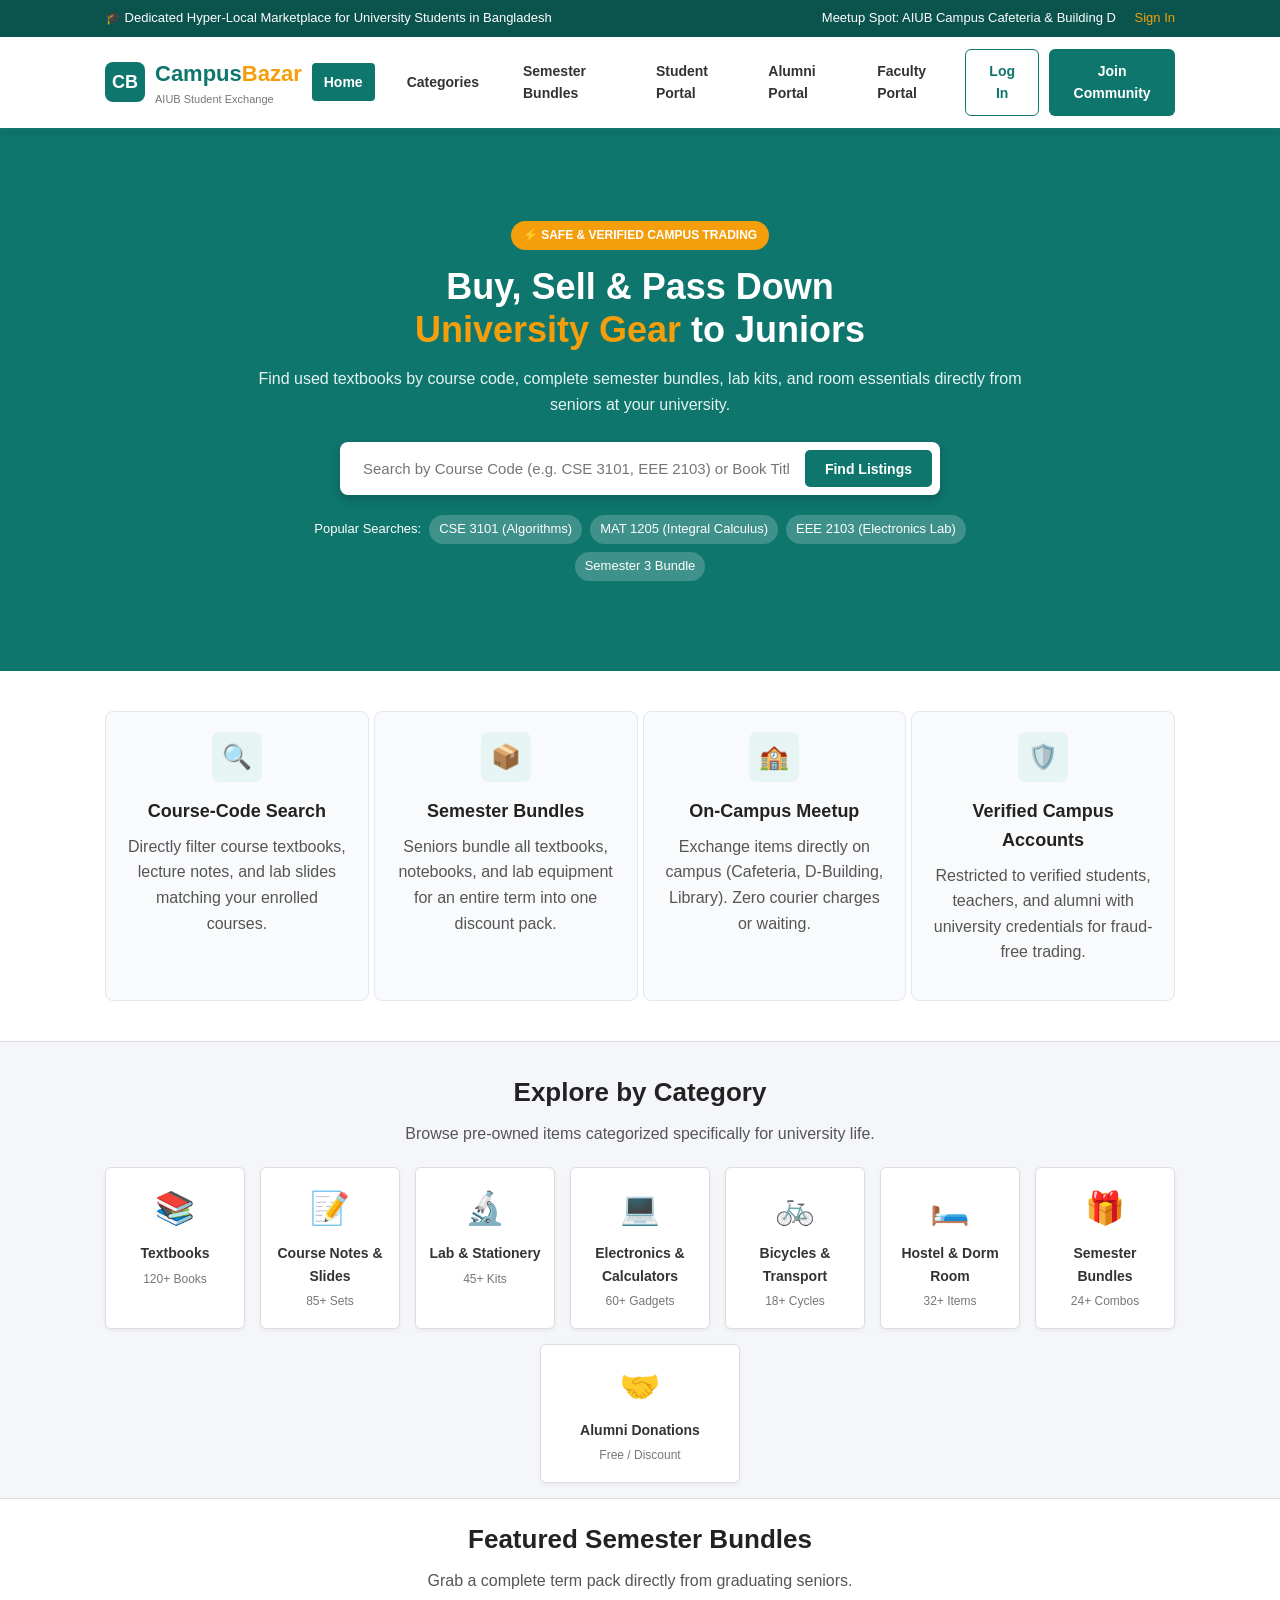
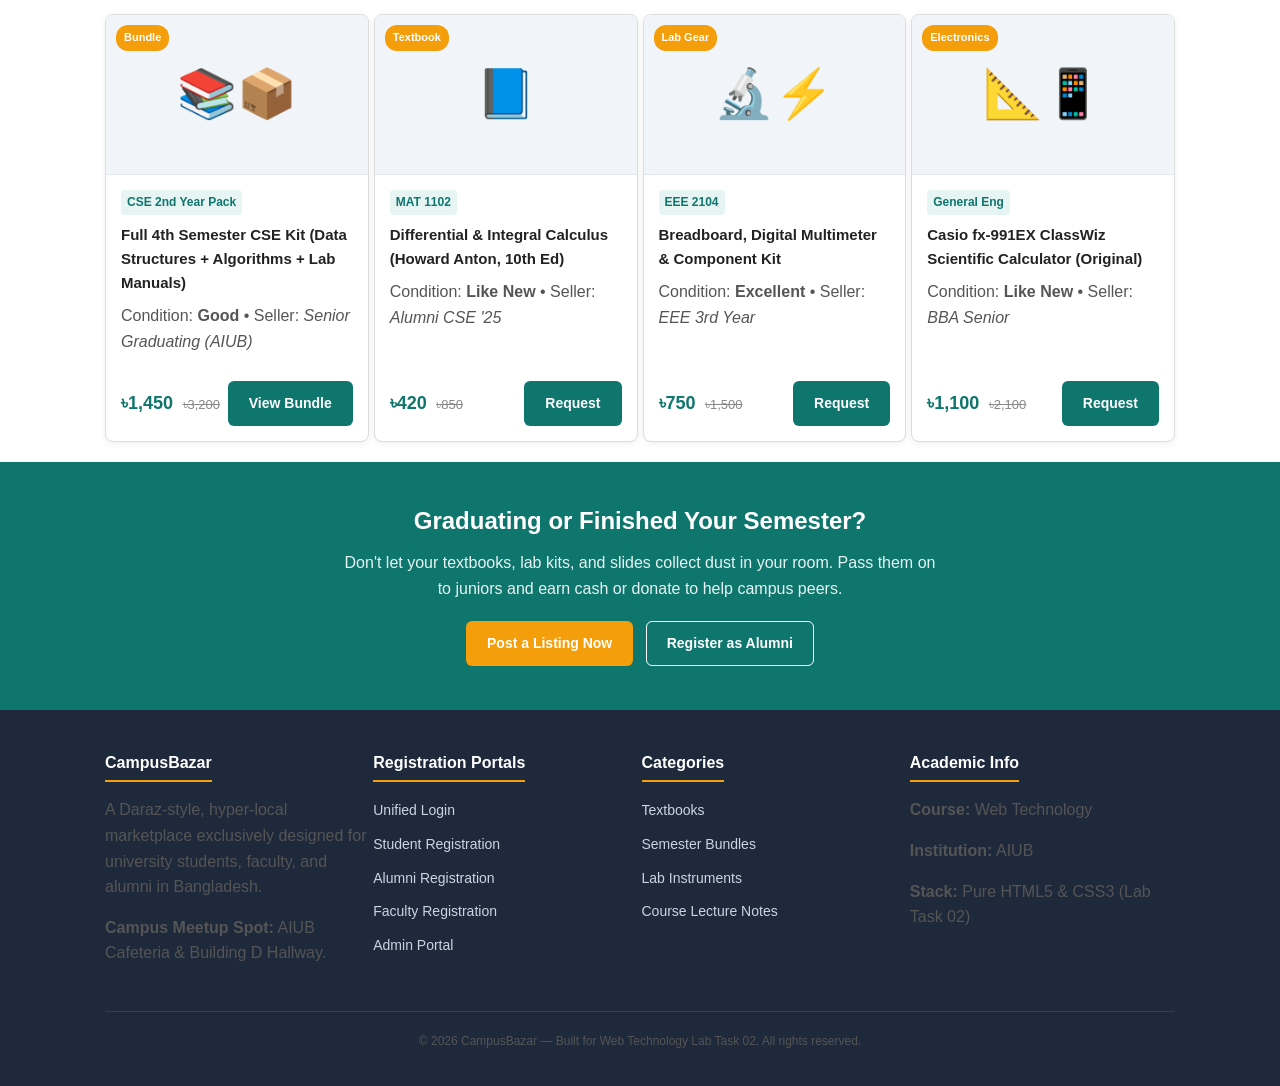
<file: index.html>
<!DOCTYPE html>
<html lang="en">
<head>
  <meta charset="UTF-8">
  <meta name="viewport" content="width=device-width, initial-scale=1.0">
  <title>CampusBazar — AIUB University Student Marketplace</title>
    <link rel="stylesheet" href="css/base.css">
  <link rel="stylesheet" href="css/navbar.css">
  <link rel="stylesheet" href="css/home/home.css">
</head>
<body>

  <!-- Top Announcement Bar -->
  <div class="top-header">
    <div class="container">
      <span>🎓 Dedicated Hyper-Local Marketplace for University Students in Bangladesh</span>
      <div>
        <span>Meetup Spot: AIUB Campus Cafeteria &amp; Building D</span>
        <a href="login.html">Sign In</a>
      </div>
    </div>
  </div>

    <header class="main-header">
    <div class="navbar-container">
            <a href="index.html" class="brand-logo">
        <div class="brand-icon">CB</div>
        <div class="brand-text">
          <div class="brand-title">Campus<span>Bazar</span></div>
          <div class="brand-subtitle">AIUB Student Exchange</div>
        </div>
      </a>

            <nav>
        <ul class="nav-menu">
          <li class="nav-item"><a href="index.html" class="nav-link active">Home</a></li>
          <li class="nav-item"><a href="#categories" class="nav-link">Categories</a></li>
          <li class="nav-item"><a href="#bundles" class="nav-link">Semester Bundles</a></li>
          <li class="nav-item"><a href="student_registration.html" class="nav-link">Student Portal</a></li>
          <li class="nav-item"><a href="alumni_registration.html" class="nav-link">Alumni Portal</a></li>
          <li class="nav-item"><a href="teacher.html" class="nav-link">Faculty Portal</a></li>
        </ul>
      </nav>

      <!-- Navigation Action Buttons -->
      <div class="nav-actions">
        <a href="login.html" class="btn btn-outline">Log In</a>
        <a href="alumni_registration.html" class="btn btn-primary">Join Community</a>
      </div>
    </div>
  </header>

  <main>
    <!-- Hero Section with Course Code Search -->
    <section class="hero-section">
      <div class="container hero-content">
        <div class="hero-badge">⚡ Safe &amp; Verified Campus Trading</div>
        <h1 class="hero-title">Buy, Sell &amp; Pass Down <br><span>University Gear</span> to Juniors</h1>
        <p class="hero-subtitle">Find used textbooks by course code, complete semester bundles, lab kits, and room essentials directly from seniors at your university.</p>
        
                <form class="hero-search-wrapper" action="login.html" method="get">
          <input type="text" class="hero-search-input" placeholder="Search by Course Code (e.g. CSE 3101, EEE 2103) or Book Title..." required>
          <button type="submit" class="hero-search-btn">Find Listings</button>
        </form>

        <div class="hero-quick-tags">
          <span>Popular Searches:</span>
          <a href="#" class="quick-tag">CSE 3101 (Algorithms)</a>
          <a href="#" class="quick-tag">MAT 1205 (Integral Calculus)</a>
          <a href="#" class="quick-tag">EEE 2103 (Electronics Lab)</a>
          <a href="#" class="quick-tag">Semester 3 Bundle</a>
        </div>
      </div>
    </section>

        <section class="features-section" id="how-it-works">
      <div class="container">
        <div class="features-grid">
          <div class="feature-card">
            <div class="feature-icon-box">🔍</div>
            <h3>Course-Code Search</h3>
            <p>Directly filter course textbooks, lecture notes, and lab slides matching your enrolled courses.</p>
          </div>

          <div class="feature-card">
            <div class="feature-icon-box">📦</div>
            <h3>Semester Bundles</h3>
            <p>Seniors bundle all textbooks, notebooks, and lab equipment for an entire term into one discount pack.</p>
          </div>

          <div class="feature-card">
            <div class="feature-icon-box">🏫</div>
            <h3>On-Campus Meetup</h3>
            <p>Exchange items directly on campus (Cafeteria, D-Building, Library). Zero courier charges or waiting.</p>
          </div>

          <div class="feature-card">
            <div class="feature-icon-box">🛡️</div>
            <h3>Verified Campus Accounts</h3>
            <p>Restricted to verified students, teachers, and alumni with university credentials for fraud-free trading.</p>
          </div>
        </div>
      </div>
    </section>

    <!-- Categories Section -->
    <section class="categories-section" id="categories">
      <div class="container">
        <div class="section-header">
          <h2 class="section-title">Explore by Category</h2>
          <p>Browse pre-owned items categorized specifically for university life.</p>
        </div>

        <div class="category-grid">
          <a href="#" class="category-item">
            <span class="category-icon">📚</span>
            <span class="category-name">Textbooks</span>
            <span class="category-count">120+ Books</span>
          </a>
          <a href="#" class="category-item">
            <span class="category-icon">📝</span>
            <span class="category-name">Course Notes &amp; Slides</span>
            <span class="category-count">85+ Sets</span>
          </a>
          <a href="#" class="category-item">
            <span class="category-icon">🔬</span>
            <span class="category-name">Lab &amp; Stationery</span>
            <span class="category-count">45+ Kits</span>
          </a>
          <a href="#" class="category-item">
            <span class="category-icon">💻</span>
            <span class="category-name">Electronics &amp; Calculators</span>
            <span class="category-count">60+ Gadgets</span>
          </a>
          <a href="#" class="category-item">
            <span class="category-icon">🚲</span>
            <span class="category-name">Bicycles &amp; Transport</span>
            <span class="category-count">18+ Cycles</span>
          </a>
          <a href="#" class="category-item">
            <span class="category-icon">🛏️</span>
            <span class="category-name">Hostel &amp; Dorm Room</span>
            <span class="category-count">32+ Items</span>
          </a>
          <a href="#" class="category-item">
            <span class="category-icon">🎁</span>
            <span class="category-name">Semester Bundles</span>
            <span class="category-count">24+ Combos</span>
          </a>
          <a href="#" class="category-item">
            <span class="category-icon">🤝</span>
            <span class="category-name">Alumni Donations</span>
            <span class="category-count">Free / Discount</span>
          </a>
        </div>
      </div>
    </section>

        <section class="listings-section" id="bundles">
      <div class="container">
        <div class="section-header">
          <h2 class="section-title">Featured Semester Bundles</h2>
          <p>Grab a complete term pack directly from graduating seniors.</p>
        </div>

        <div class="listings-grid">
                    <article class="product-card">
            <span class="product-badge-corner">Bundle</span>
            <div class="product-image-container">📚📦</div>
            <div class="product-details">
              <span class="product-course">CSE 2nd Year Pack</span>
              <h3 class="product-title">Full 4th Semester CSE Kit (Data Structures + Algorithms + Lab Manuals)</h3>
              <p>Condition: <strong>Good</strong> • Seller: <em>Senior Graduating (AIUB)</em></p>
              <div class="product-price-row">
                <div>
                  <span class="product-price">৳1,450</span>
                  <span class="product-original-price">৳3,200</span>
                </div>
                <a href="login.html" class="btn btn-primary">View Bundle</a>
              </div>
            </div>
          </article>

                    <article class="product-card">
            <span class="product-badge-corner">Textbook</span>
            <div class="product-image-container">📘</div>
            <div class="product-details">
              <span class="product-course">MAT 1102</span>
              <h3 class="product-title">Differential &amp; Integral Calculus (Howard Anton, 10th Ed)</h3>
              <p>Condition: <strong>Like New</strong> • Seller: <em>Alumni CSE '25</em></p>
              <div class="product-price-row">
                <div>
                  <span class="product-price">৳420</span>
                  <span class="product-original-price">৳850</span>
                </div>
                <a href="login.html" class="btn btn-primary">Request</a>
              </div>
            </div>
          </article>

                    <article class="product-card">
            <span class="product-badge-corner">Lab Gear</span>
            <div class="product-image-container">🔬⚡</div>
            <div class="product-details">
              <span class="product-course">EEE 2104</span>
              <h3 class="product-title">Breadboard, Digital Multimeter &amp; Component Kit</h3>
              <p>Condition: <strong>Excellent</strong> • Seller: <em>EEE 3rd Year</em></p>
              <div class="product-price-row">
                <div>
                  <span class="product-price">৳750</span>
                  <span class="product-original-price">৳1,500</span>
                </div>
                <a href="login.html" class="btn btn-primary">Request</a>
              </div>
            </div>
          </article>

                    <article class="product-card">
            <span class="product-badge-corner">Electronics</span>
            <div class="product-image-container">📐📱</div>
            <div class="product-details">
              <span class="product-course">General Eng</span>
              <h3 class="product-title">Casio fx-991EX ClassWiz Scientific Calculator (Original)</h3>
              <p>Condition: <strong>Like New</strong> • Seller: <em>BBA Senior</em></p>
              <div class="product-price-row">
                <div>
                  <span class="product-price">৳1,100</span>
                  <span class="product-original-price">৳2,100</span>
                </div>
                <a href="login.html" class="btn btn-primary">Request</a>
              </div>
            </div>
          </article>
        </div>
      </div>
    </section>

        <section class="cta-banner">
      <div class="container">
        <h2>Graduating or Finished Your Semester?</h2>
        <p>Don't let your textbooks, lab kits, and slides collect dust in your room. Pass them on to juniors and earn cash or donate to help campus peers.</p>
        <div>
          <a href="login.html" class="btn btn-accent">Post a Listing Now</a>
          <a href="alumni_registration.html" class="btn btn-outline" style="color: #ffffff; border-color: #ffffff; margin-left: 0.5rem;">Register as Alumni</a>
        </div>
      </div>
    </section>
  </main>

  <!-- Footer -->
  <footer class="main-footer">
    <div class="container">
      <div class="footer-grid">
        <div class="footer-col">
          <h4>CampusBazar</h4>
          <p>A Daraz-style, hyper-local marketplace exclusively designed for university students, faculty, and alumni in Bangladesh.</p>
          <p><strong>Campus Meetup Spot:</strong> AIUB Cafeteria &amp; Building D Hallway.</p>
        </div>
        <div class="footer-col">
          <h4>Registration Portals</h4>
          <ul class="footer-links">
            <li><a href="login.html">Unified Login</a></li>
            <li><a href="student_registration.html">Student Registration</a></li>
            <li><a href="alumni_registration.html">Alumni Registration</a></li>
            <li><a href="teacher.html">Faculty Registration</a></li>
            <li><a href="admin.html">Admin Portal</a></li>
          </ul>
        </div>
        <div class="footer-col">
          <h4>Categories</h4>
          <ul class="footer-links">
            <li><a href="#categories">Textbooks</a></li>
            <li><a href="#categories">Semester Bundles</a></li>
            <li><a href="#categories">Lab Instruments</a></li>
            <li><a href="#categories">Course Lecture Notes</a></li>
          </ul>
        </div>
        <div class="footer-col">
          <h4>Academic Info</h4>
          <p><strong>Course:</strong> Web Technology</p>
          <p><strong>Institution:</strong> AIUB</p>
          <p><strong>Stack:</strong> Pure HTML5 &amp; CSS3 (Lab Task 02)</p>
        </div>
      </div>

      <div class="footer-bottom">
        <p>&copy; 2026 CampusBazar — Built for Web Technology Lab Task 02. All rights reserved.</p>
      </div>
    </div>
  </footer>

</body>
</html>
</file>
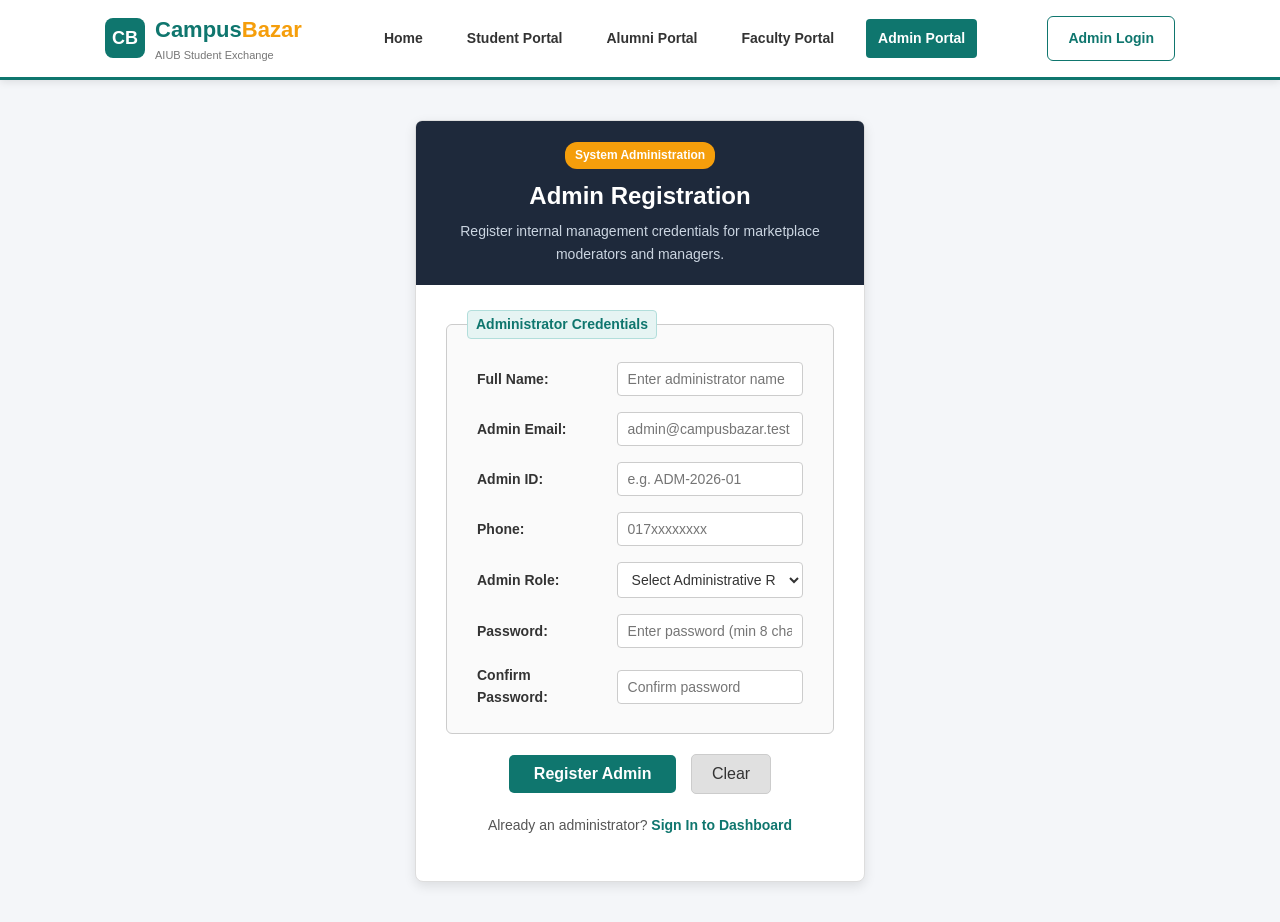
<file: admin.html>
<!DOCTYPE html>
<html lang="en">
<head>
  <meta charset="UTF-8">
  <meta name="viewport" content="width=device-width, initial-scale=1.0">
  <title>CampusBazar — Admin Registration</title>
    <link rel="stylesheet" href="css/base.css">
  <link rel="stylesheet" href="css/navbar.css">
  <link rel="stylesheet" href="css/forms.css">
  <link rel="stylesheet" href="css/admin/admin.css">
</head>
<body>

  <!-- Navigation Header -->
  <header class="main-header">
    <div class="navbar-container">
      <a href="index.html" class="brand-logo">
        <div class="brand-icon">CB</div>
        <div class="brand-text">
          <div class="brand-title">Campus<span>Bazar</span></div>
          <div class="brand-subtitle">AIUB Student Exchange</div>
        </div>
      </a>

      <nav>
        <ul class="nav-menu">
          <li class="nav-item"><a href="index.html" class="nav-link">Home</a></li>
          <li class="nav-item"><a href="student_registration.html" class="nav-link">Student Portal</a></li>
          <li class="nav-item"><a href="alumni_registration.html" class="nav-link">Alumni Portal</a></li>
          <li class="nav-item"><a href="teacher.html" class="nav-link">Faculty Portal</a></li>
          <li class="nav-item"><a href="admin.html" class="nav-link active">Admin Portal</a></li>
        </ul>
      </nav>

      <div class="nav-actions">
        <a href="login.html" class="btn btn-outline">Admin Login</a>
      </div>
    </div>
  </header>

  <main class="auth-page">
    <div class="form-container form-container-narrow">
      <div class="admin-header-banner">
        <span class="admin-badge">System Administration</span>
        <h2>Admin Registration</h2>
        <p>Register internal management credentials for marketplace moderators and managers.</p>
      </div>

      <form action="" method="post" id="adminForm">
        <fieldset>
          <legend>Administrator Credentials</legend>
          <table class="form-table">
            <tr>
              <td><label for="name">Full Name:</label></td>
              <td><input type="text" id="name" name="name" placeholder="Enter administrator name" required></td>
            </tr>

            <tr>
              <td><label for="email">Admin Email:</label></td>
              <td><input type="email" id="email" name="email" placeholder="admin@campusbazar.test" required></td>
            </tr>

            <tr>
              <td><label for="adminid">Admin ID:</label></td>
              <td><input type="text" id="adminid" name="adminid" placeholder="e.g. ADM-2026-01" required></td>
            </tr>

            <tr>
              <td><label for="phone">Phone:</label></td>
              <td><input type="tel" id="phone" name="phone" placeholder="017xxxxxxxx" required></td>
            </tr>

            <tr>
              <td><label for="role">Admin Role:</label></td>
              <td>
                <select id="role" name="role" required>
                  <option value="">Select Administrative Role</option>
                  <option value="Super Admin">Super Admin (Full Access)</option>
                  <option value="Product Manager">Product &amp; Listing Moderator</option>
                  <option value="Order Manager">Order &amp; Dispute Manager</option>
                </select>
              </td>
            </tr>

            <tr>
              <td><label for="password">Password:</label></td>
              <td><input type="password" id="password" name="password" placeholder="Enter password (min 8 chars)" minlength="8" required></td>
            </tr>

            <tr>
              <td><label for="confirm">Confirm Password:</label></td>
              <td><input type="password" id="confirm" name="confirm" placeholder="Confirm password" minlength="8" required></td>
            </tr>
          </table>
        </fieldset>

        <div class="form-actions">
          <input type="submit" value="Register Admin" class="btn-submit">
          <input type="reset" value="Clear" class="btn-reset">
        </div>

        <div class="form-footer-nav">
          <p>Already an administrator? <a href="login.html">Sign In to Dashboard</a></p>
        </div>
      </form>
    </div>
  </main>

  <script src="js/admin.js"></script>
</body>
</html>
</file>
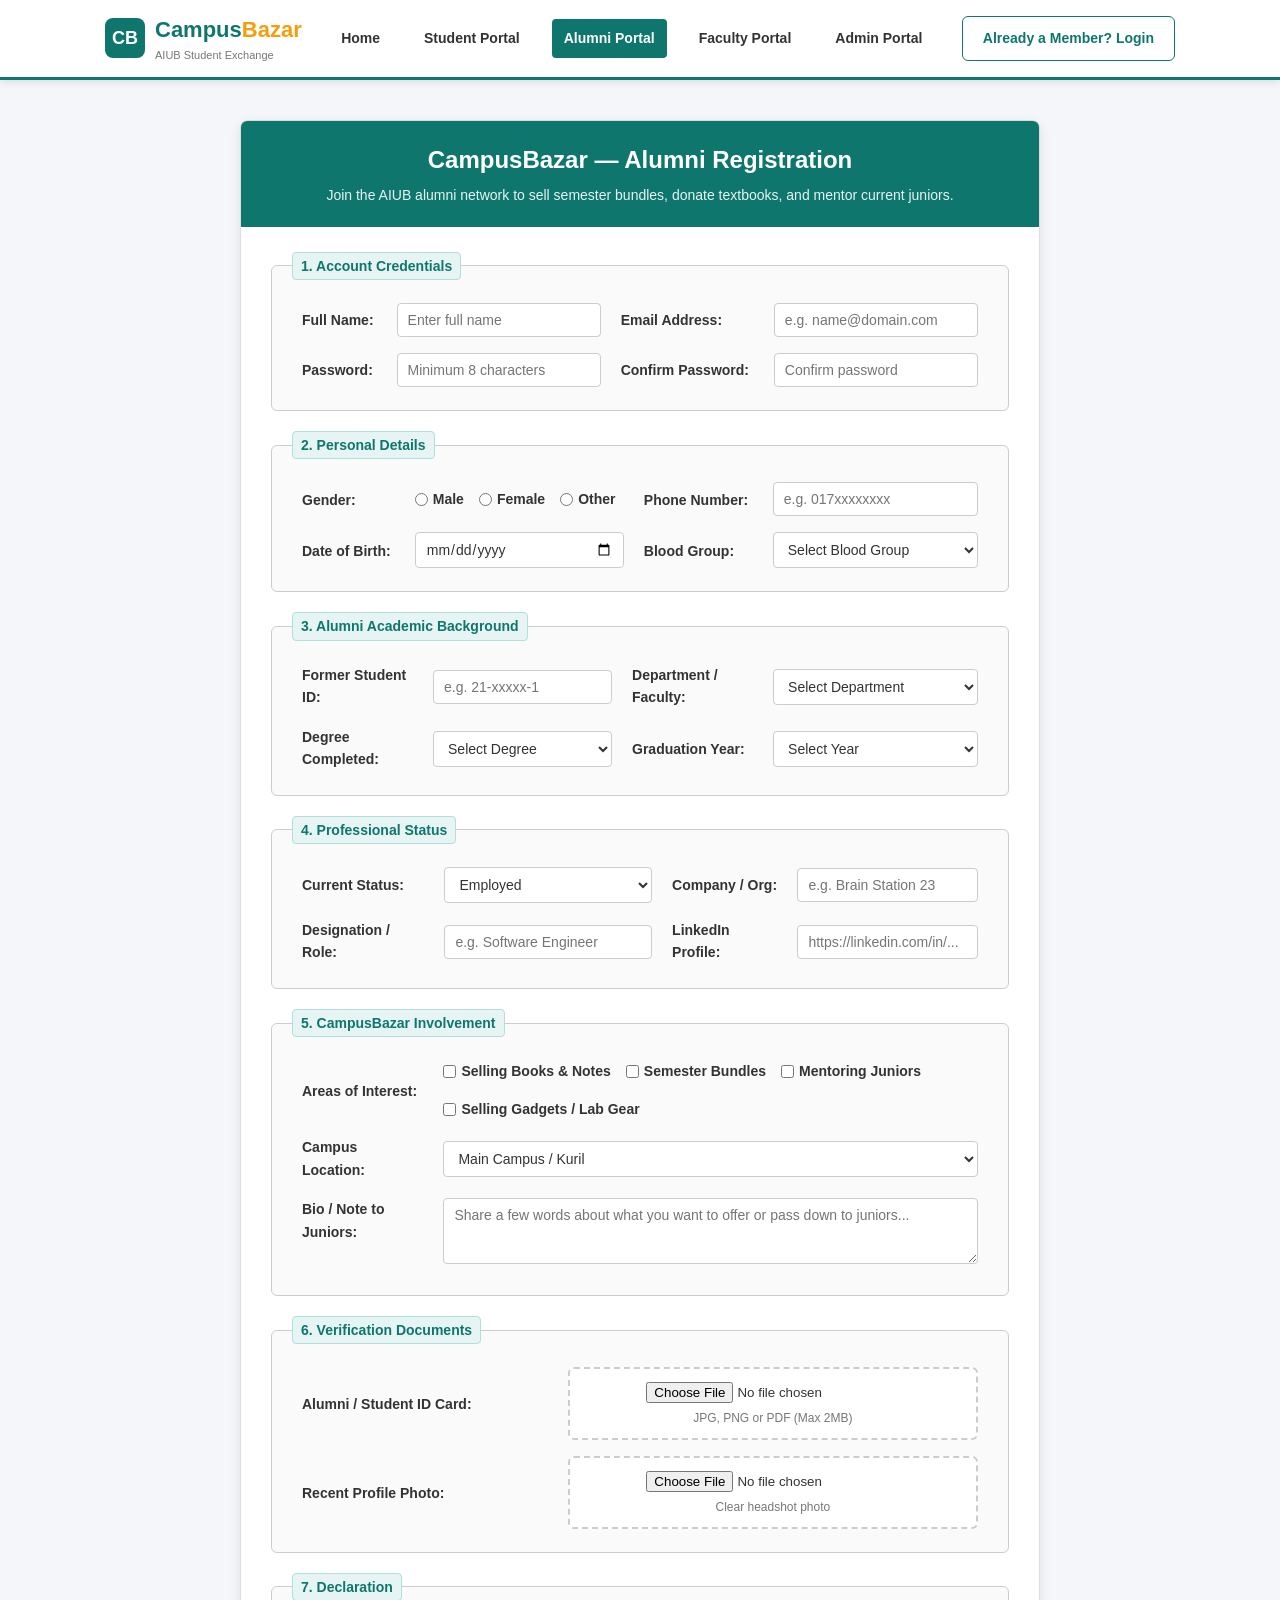
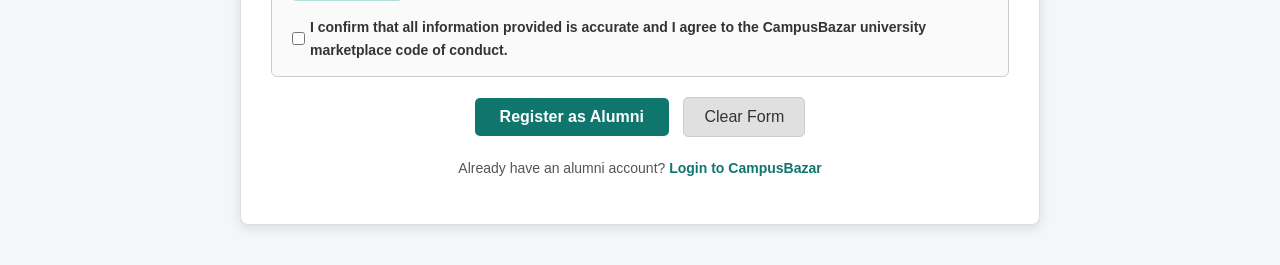
<file: alumni_registration.html>
<!DOCTYPE html>
<html lang="en">
<head>
  <meta charset="UTF-8">
  <meta name="viewport" content="width=device-width, initial-scale=1.0">
  <title>CampusBazar — Alumni Registration</title>
    <link rel="stylesheet" href="css/base.css">
  <link rel="stylesheet" href="css/navbar.css">
  <link rel="stylesheet" href="css/forms.css">
  <link rel="stylesheet" href="css/alumni/alumni.css">
</head>
<body>

  <!-- Navigation Header -->
  <header class="main-header">
    <div class="navbar-container">
      <a href="index.html" class="brand-logo">
        <div class="brand-icon">CB</div>
        <div class="brand-text">
          <div class="brand-title">Campus<span>Bazar</span></div>
          <div class="brand-subtitle">AIUB Student Exchange</div>
        </div>
      </a>

      <nav>
        <ul class="nav-menu">
          <li class="nav-item"><a href="index.html" class="nav-link">Home</a></li>
          <li class="nav-item"><a href="student_registration.html" class="nav-link">Student Portal</a></li>
          <li class="nav-item"><a href="alumni_registration.html" class="nav-link active">Alumni Portal</a></li>
          <li class="nav-item"><a href="teacher.html" class="nav-link">Faculty Portal</a></li>
          <li class="nav-item"><a href="admin.html" class="nav-link">Admin Portal</a></li>
        </ul>
      </nav>

      <div class="nav-actions">
        <a href="login.html" class="btn btn-outline">Already a Member? Login</a>
      </div>
    </div>
  </header>

  <main class="auth-page">
    <div class="form-container">
      <div class="alumni-header-banner">
        <h2>CampusBazar — Alumni Registration</h2>
        <p>Join the AIUB alumni network to sell semester bundles, donate textbooks, and mentor current juniors.</p>
      </div>

      <form action="" method="post" enctype="multipart/form-data" id="alumniForm">
        <!-- 1. Account Credentials -->
        <fieldset>
          <legend>1. Account Credentials</legend>
          <table class="form-table">
            <tr>
              <td><label for="fullname">Full Name:</label></td>
              <td><input type="text" name="fullname" id="fullname" placeholder="Enter full name" required></td>
              <td><label for="email">Email Address:</label></td>
              <td><input type="email" name="email" id="email" placeholder="e.g. name@domain.com" required></td>
            </tr>
            <tr>
              <td><label for="password">Password:</label></td>
              <td><input type="password" name="password" id="password" placeholder="Minimum 8 characters" required></td>
              <td><label for="confirm_password">Confirm Password:</label></td>
              <td><input type="password" name="confirm_password" id="confirm_password" placeholder="Confirm password" required></td>
            </tr>
          </table>
        </fieldset>

        <!-- 2. Personal Details -->
        <fieldset>
          <legend>2. Personal Details</legend>
          <table class="form-table">
            <tr>
              <td><label>Gender:</label></td>
              <td>
                <div class="radio-group">
                  <div class="radio-item">
                    <input type="radio" name="gender" id="male" value="Male">
                    <label for="male">Male</label>
                  </div>
                  <div class="radio-item">
                    <input type="radio" name="gender" id="female" value="Female">
                    <label for="female">Female</label>
                  </div>
                  <div class="radio-item">
                    <input type="radio" name="gender" id="other" value="Other">
                    <label for="other">Other</label>
                  </div>
                </div>
              </td>
              <td><label for="phone">Phone Number:</label></td>
              <td><input type="tel" name="phone" id="phone" placeholder="e.g. 017xxxxxxxx" required></td>
            </tr>
            <tr>
              <td><label for="dob">Date of Birth:</label></td>
              <td><input type="date" name="dob" id="dob"></td>
              <td><label for="blood_group">Blood Group:</label></td>
              <td>
                <select name="blood_group" id="blood_group">
                  <option value="">Select Blood Group</option>
                  <option value="A+">A+</option>
                  <option value="A-">A-</option>
                  <option value="B+">B+</option>
                  <option value="B-">B-</option>
                  <option value="O+">O+</option>
                  <option value="O-">O-</option>
                  <option value="AB+">AB+</option>
                  <option value="AB-">AB-</option>
                </select>
              </td>
            </tr>
          </table>
        </fieldset>

        <!-- 3. Academic / Alumni Information -->
        <fieldset>
          <legend>3. Alumni Academic Background</legend>
          <table class="form-table">
            <tr>
              <td><label for="student_id">Former Student ID:</label></td>
              <td><input type="text" name="student_id" id="student_id" placeholder="e.g. 21-xxxxx-1" required></td>
              <td><label for="department">Department / Faculty:</label></td>
              <td>
                <select name="department" id="department" required>
                  <option value="">Select Department</option>
                  <option value="CSE">Computer Science &amp; Engineering (CSE)</option>
                  <option value="EEE">Electrical &amp; Electronic Engineering (EEE)</option>
                  <option value="BBA">Business Administration (BBA)</option>
                  <option value="English">English</option>
                  <option value="Architecture">Architecture</option>
                  <option value="Law">Law</option>
                </select>
              </td>
            </tr>
            <tr>
              <td><label for="degree">Degree Completed:</label></td>
              <td>
                <select name="degree" id="degree" required>
                  <option value="">Select Degree</option>
                  <option value="B.Sc.">Bachelor of Science (B.Sc.)</option>
                  <option value="BBA">Bachelor of Business Admin (BBA)</option>
                  <option value="BA">Bachelor of Arts (BA)</option>
                  <option value="M.Sc.">Master of Science (M.Sc.)</option>
                  <option value="MBA">Master of Business Admin (MBA)</option>
                </select>
              </td>
              <td><label for="passing_year">Graduation Year:</label></td>
              <td>
                <select name="passing_year" id="passing_year" required>
                  <option value="">Select Year</option>
                  <option value="2026">2026</option>
                  <option value="2025">2025</option>
                  <option value="2024">2024</option>
                  <option value="2023">2023</option>
                  <option value="2022">2022</option>
                  <option value="2021">2021</option>
                  <option value="2020">2020</option>
                  <option value="Earlier">Earlier</option>
                </select>
              </td>
            </tr>
          </table>
        </fieldset>

        <!-- 4. Professional Information -->
        <fieldset>
          <legend>4. Professional Status</legend>
          <table class="form-table">
            <tr>
              <td><label for="current_status">Current Status:</label></td>
              <td>
                <select name="current_status" id="current_status">
                  <option value="Employed">Employed</option>
                  <option value="Higher Studies">Pursuing Higher Studies</option>
                  <option value="Entrepreneur">Self-Employed / Entrepreneur</option>
                  <option value="Job Seeking">Job Seeking</option>
                </select>
              </td>
              <td><label for="organization">Company / Org:</label></td>
              <td><input type="text" name="organization" id="organization" placeholder="e.g. Brain Station 23"></td>
            </tr>
            <tr>
              <td><label for="designation">Designation / Role:</label></td>
              <td><input type="text" name="designation" id="designation" placeholder="e.g. Software Engineer"></td>
              <td><label for="linkedin">LinkedIn Profile:</label></td>
              <td><input type="text" name="linkedin" id="linkedin" placeholder="https://linkedin.com/in/..."></td>
            </tr>
          </table>
        </fieldset>

        <!-- 5. Marketplace Interests & Community -->
        <fieldset>
          <legend>5. CampusBazar Involvement</legend>
          <table class="form-table">
            <tr>
              <td><label>Areas of Interest:</label></td>
              <td colspan="3">
                <div class="checkbox-group">
                  <div class="checkbox-item">
                    <input type="checkbox" name="interest" id="sell_books" value="Selling Books">
                    <label for="sell_books">Selling Books &amp; Notes</label>
                  </div>
                  <div class="checkbox-item">
                    <input type="checkbox" name="interest" id="donate_bundles" value="Semester Bundles">
                    <label for="donate_bundles">Semester Bundles</label>
                  </div>
                  <div class="checkbox-item">
                    <input type="checkbox" name="interest" id="mentorship" value="Mentorship">
                    <label for="mentorship">Mentoring Juniors</label>
                  </div>
                  <div class="checkbox-item">
                    <input type="checkbox" name="interest" id="gadgets" value="Gadgets / Lab Gear">
                    <label for="gadgets">Selling Gadgets / Lab Gear</label>
                  </div>
                </div>
              </td>
            </tr>
            <tr>
              <td><label for="pickup_campus">Campus Location:</label></td>
              <td colspan="3">
                <select name="pickup_campus" id="pickup_campus">
                  <option value="Main Campus">Main Campus / Kuril</option>
                  <option value="Permanent Campus">Permanent Campus</option>
                  <option value="Off-Campus Meetup">Off-Campus Meetup</option>
                </select>
              </td>
            </tr>
            <tr>
              <td style="vertical-align: top;"><label for="bio">Bio / Note to Juniors:</label></td>
              <td colspan="3">
                <textarea name="bio" id="bio" rows="3" placeholder="Share a few words about what you want to offer or pass down to juniors..."></textarea>
              </td>
            </tr>
          </table>
        </fieldset>

        <!-- 6. Documents & Verification -->
        <fieldset>
          <legend>6. Verification Documents</legend>
          <table class="form-table">
            <tr>
              <td><label for="alumni_card">Alumni / Student ID Card:</label></td>
              <td>
                <div class="file-upload-wrapper">
                  <input type="file" name="alumni_card" id="alumni_card">
                  <span class="file-hint">JPG, PNG or PDF (Max 2MB)</span>
                </div>
              </td>
	    </tr>
	    <tr>
              <td><label for="photo">Recent Profile Photo:</label></td>
              <td>
                <div class="file-upload-wrapper">
                  <input type="file" name="photo" id="photo">
                  <span class="file-hint">Clear headshot photo</span>
                </div>
              </td>
            </tr>
          </table>
        </fieldset>

        <!-- 7. Confirmation -->
        <fieldset>
          <legend>7. Declaration</legend>
          <div class="checkbox-item">
            <input type="checkbox" name="confirm" id="confirm" required>
            <label for="confirm"> I confirm that all information provided is accurate and I agree to the CampusBazar university marketplace code of conduct.</label>
          </div>
        </fieldset>

                <div class="form-actions">
          <input type="submit" value="Register as Alumni" class="btn-submit">
          <input type="reset" value="Clear Form" class="btn-reset">
        </div>

        <div class="form-footer-nav">
          <p>Already have an alumni account? <a href="login.html">Login to CampusBazar</a></p>
        </div>
      </form>
    </div>
  </main>

  <script src="js/alumni.js"></script>
</body>
</html>
</file>
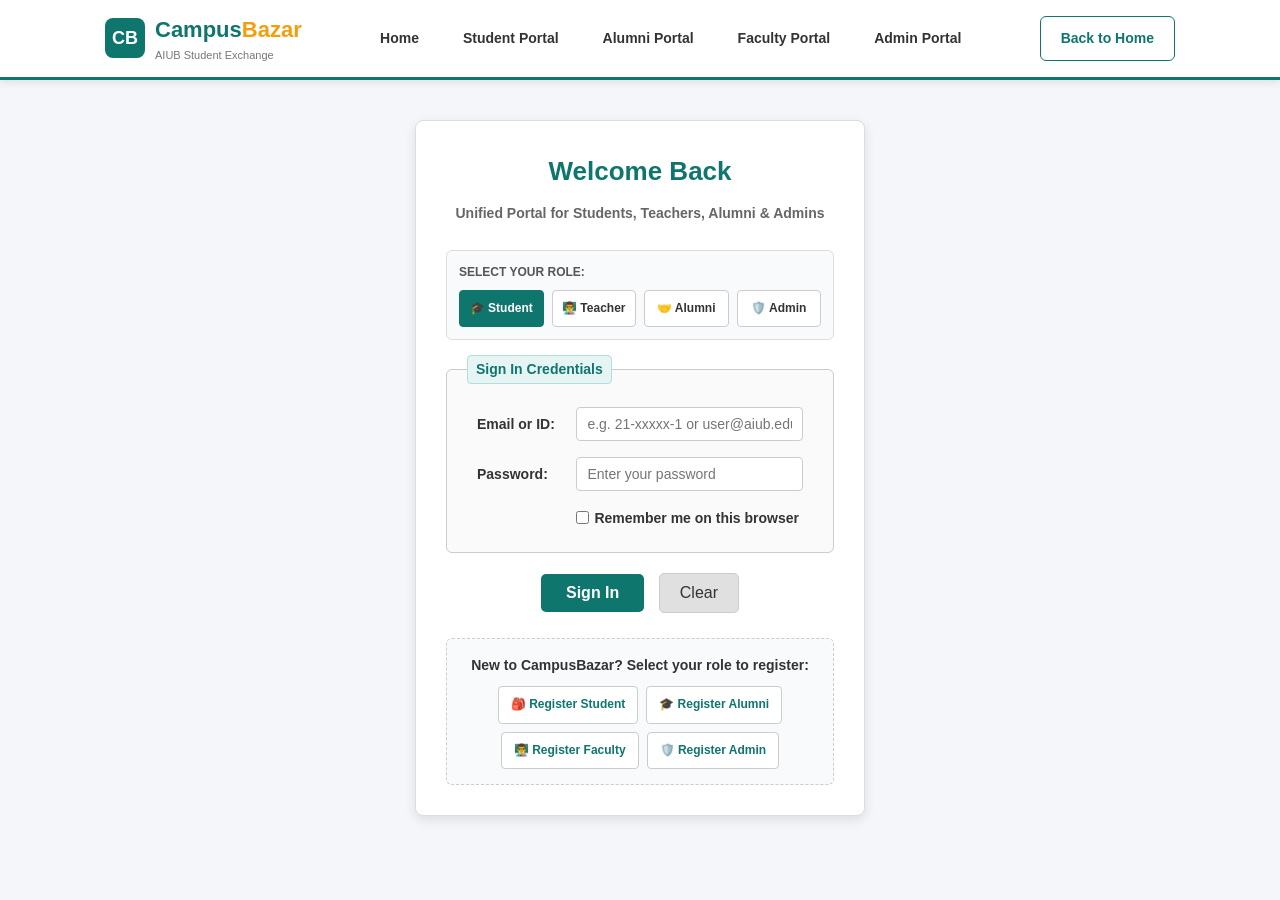
<file: login.html>
<!DOCTYPE html>
<html lang="en">
<head>
  <meta charset="UTF-8">
  <meta name="viewport" content="width=device-width, initial-scale=1.0">
  <title>CampusBazar — Unified Login</title>
    <link rel="stylesheet" href="css/base.css">
  <link rel="stylesheet" href="css/navbar.css">
  <link rel="stylesheet" href="css/forms.css">
  <link rel="stylesheet" href="css/auth/login.css">
</head>
<body>

    <header class="main-header">
    <div class="navbar-container">
      <a href="index.html" class="brand-logo">
        <div class="brand-icon">CB</div>
        <div class="brand-text">
          <div class="brand-title">Campus<span>Bazar</span></div>
          <div class="brand-subtitle">AIUB Student Exchange</div>
        </div>
      </a>

      <nav>
        <ul class="nav-menu">
          <li class="nav-item"><a href="index.html" class="nav-link">Home</a></li>
          <li class="nav-item"><a href="student_registration.html" class="nav-link">Student Portal</a></li>
          <li class="nav-item"><a href="alumni_registration.html" class="nav-link">Alumni Portal</a></li>
          <li class="nav-item"><a href="teacher.html" class="nav-link">Faculty Portal</a></li>
          <li class="nav-item"><a href="admin.html" class="nav-link">Admin Portal</a></li>
        </ul>
      </nav>

      <div class="nav-actions">
        <a href="index.html" class="btn btn-outline">Back to Home</a>
      </div>
    </div>
  </header>

  <main class="auth-page">
    <div class="form-container form-container-narrow">
      <div class="login-brand-header">
        <h2>Welcome Back</h2>
        <h3>Unified Portal for Students, Teachers, Alumni &amp; Admins</h3>
      </div>

      <form action="" method="post" id="loginForm">
        <!-- Role Selection -->
        <div class="role-selector-box">
          <span class="role-selector-title">Select Your Role:</span>
          <div class="role-options">
            <div>
              <input type="radio" name="role" id="role_student" value="student" checked>
              <label for="role_student" class="role-radio-label">🎓 Student</label>
            </div>
            <div>
              <input type="radio" name="role" id="role_teacher" value="teacher">
              <label for="role_teacher" class="role-radio-label">👨‍🏫 Teacher</label>
            </div>
            <div>
              <input type="radio" name="role" id="role_alumni" value="alumni">
              <label for="role_alumni" class="role-radio-label">🤝 Alumni</label>
            </div>
            <div>
              <input type="radio" name="role" id="role_admin" value="admin">
              <label for="role_admin" class="role-radio-label">🛡️ Admin</label>
            </div>
          </div>
        </div>

        <fieldset>
          <legend>Sign In Credentials</legend>
          <table class="form-table">
            <tr>
              <td><label for="login_id">Email or ID:</label></td>
              <td><input type="text" name="login_id" id="login_id" placeholder="e.g. 21-xxxxx-1 or user@aiub.edu" required></td>
            </tr>
            <tr>
              <td><label for="login_password">Password:</label></td>
              <td><input type="password" name="login_password" id="login_password" placeholder="Enter your password" required></td>
            </tr>
            <tr>
              <td></td>
              <td>
                <div class="checkbox-item">
                  <input type="checkbox" name="remember" id="remember">
                  <label for="remember">Remember me on this browser</label>
                </div>
              </td>
            </tr>
          </table>
        </fieldset>

        <div class="form-actions">
          <input type="submit" value="Sign In" class="btn-submit">
          <input type="reset" value="Clear" class="btn-reset">
        </div>

        <!-- Registration Link Cards -->
        <div class="register-links-card">
          <h4>New to CampusBazar? Select your role to register:</h4>
          <div class="register-buttons-grid">
            <a href="student_registration.html" class="register-btn">🎒 Register Student</a>
            <a href="alumni_registration.html" class="register-btn">🎓 Register Alumni</a>
            <a href="teacher.html" class="register-btn">👨‍🏫 Register Faculty</a>
            <a href="admin.html" class="register-btn">🛡️ Register Admin</a>
          </div>
        </div>
      </form>
    </div>
  </main>

  <script src="js/login.js"></script>
</body>
</html>
</file>
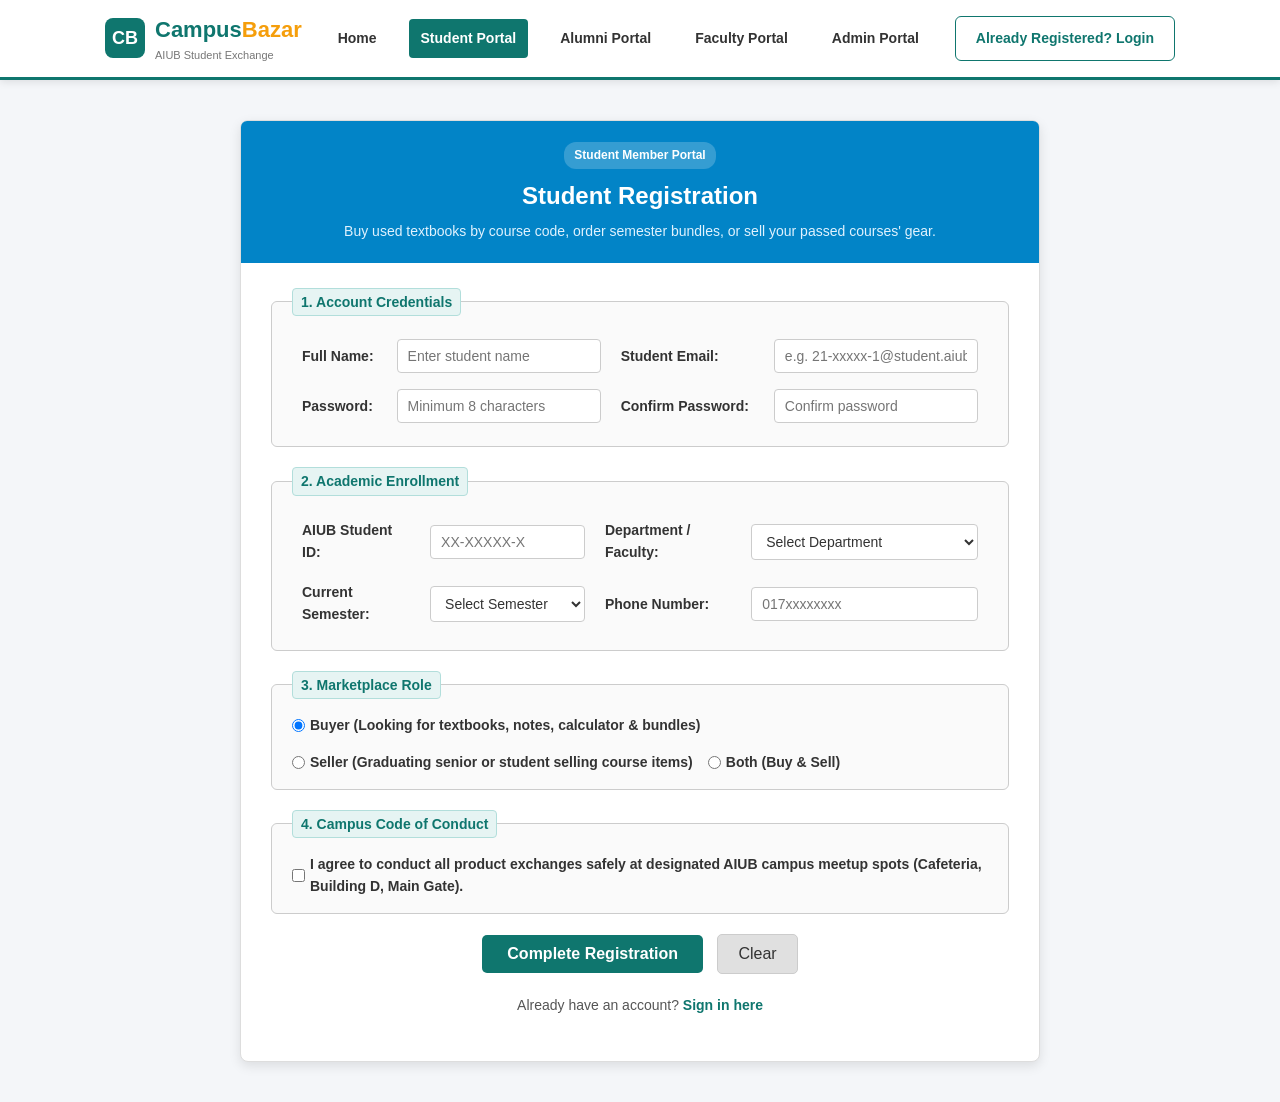
<file: student_registration.html>
<!DOCTYPE html>
<html lang="en">
<head>
  <meta charset="UTF-8">
  <meta name="viewport" content="width=device-width, initial-scale=1.0">
  <title>CampusBazar — Student Registration</title>
  <script src="js/student.js"></script>
    <link rel="stylesheet" href="css/base.css">
  <link rel="stylesheet" href="css/navbar.css">
  <link rel="stylesheet" href="css/forms.css">
  <link rel="stylesheet" href="css/student/student.css">
</head>
<body>

  <!-- Navigation Header -->
  <header class="main-header">
    <div class="navbar-container">
      <a href="index.html" class="brand-logo">
        <div class="brand-icon">CB</div>
        <div class="brand-text">
          <div class="brand-title">Campus<span>Bazar</span></div>
          <div class="brand-subtitle">AIUB Student Exchange</div>
        </div>
      </a>

      <nav>
        <ul class="nav-menu">
          <li class="nav-item"><a href="index.html" class="nav-link">Home</a></li>
          <li class="nav-item"><a href="student_registration.html" class="nav-link active">Student Portal</a></li>
          <li class="nav-item"><a href="alumni_registration.html" class="nav-link">Alumni Portal</a></li>
          <li class="nav-item"><a href="teacher.html" class="nav-link">Faculty Portal</a></li>
          <li class="nav-item"><a href="admin.html" class="nav-link">Admin Portal</a></li>
        </ul>
      </nav>

      <div class="nav-actions">
        <a href="login.html" class="btn btn-outline">Already Registered? Login</a>
      </div>
    </div>
  </header>

  <main class="auth-page">
    <div class="form-container">
      <div class="student-header-banner">
        <span class="student-badge">Student Member Portal</span>
        <h2>Student Registration</h2>
        <p>Buy used textbooks by course code, order semester bundles, or sell your passed courses' gear.</p>
      </div>

      <form action="" method="post" id="studentForm">
        <!-- 1. Credentials -->
        <fieldset>
          <legend>1. Account Credentials</legend>
          <table class="form-table">
            <tr>
              <td><label for="student_name">Full Name:</label></td>
              <td><input type="text" id="student_name" name="student_name" placeholder="Enter student name" required></td>
              <td><label for="student_email">Student Email:</label></td>
              <td><input type="email" id="student_email" name="student_email" placeholder="e.g. 21-xxxxx-1@student.aiub.edu" required></td>
            </tr>
            <tr>
              <td><label for="student_password">Password:</label></td>
              <td><input type="password" id="student_password" name="student_password" placeholder="Minimum 8 characters" minlength="8" required></td>
              <td><label for="confirm_password">Confirm Password:</label></td>
              <td><input type="password" id="confirm_password" name="confirm_password" placeholder="Confirm password" minlength="8" required></td>
            </tr>
          </table>
        </fieldset>

        <!-- 2. Academic Info -->
        <fieldset>
          <legend>2. Academic Enrollment</legend>
          <table class="form-table">
            <tr>
              <td><label for="aiub_id">AIUB Student ID:</label></td>
              <td><input type="text" id="aiub_id" name="aiub_id" placeholder="XX-XXXXX-X" required></td>
              <td><label for="department">Department / Faculty:</label></td>
              <td>
                <select id="department" name="department" required>
                  <option value="">Select Department</option>
                  <option value="CSE">Computer Science &amp; Engineering (CSE)</option>
                  <option value="EEE">Electrical &amp; Electronic Engineering (EEE)</option>
                  <option value="BBA">Bachelor of Business Admin (BBA)</option>
                  <option value="IPE">Industrial &amp; Production Eng (IPE)</option>
                  <option value="English">English</option>
                  <option value="Law">Law</option>
                </select>
              </td>
            </tr>
            <tr>
              <td><label for="current_semester">Current Semester:</label></td>
              <td>
                <select id="current_semester" name="current_semester" required>
                  <option value="">Select Semester</option>
                  <option value="1">1st Semester (Freshman)</option>
                  <option value="2">2nd Semester</option>
                  <option value="3">3rd Semester</option>
                  <option value="4">4th Semester</option>
                  <option value="5">5th Semester</option>
                  <option value="6">6th Semester</option>
                  <option value="7">7th Semester</option>
                  <option value="8">8th Semester</option>
                  <option value="9">9th+ Semester (Senior)</option>
                </select>
              </td>
              <td><label for="phone">Phone Number:</label></td>
              <td><input type="tel" id="phone" name="phone" placeholder="017xxxxxxxx" required></td>
            </tr>
          </table>
        </fieldset>

        <!-- 3. Primary Intent -->
        <fieldset>
          <legend>3. Marketplace Role</legend>
          <div class="radio-group">
            <div class="radio-item">
              <input type="radio" id="intent_buyer" name="intent" value="buyer" checked>
              <label for="intent_buyer">Buyer (Looking for textbooks, notes, calculator &amp; bundles)</label>
            </div>
            <div class="radio-item">
              <input type="radio" id="intent_seller" name="intent" value="seller">
              <label for="intent_seller">Seller (Graduating senior or student selling course items)</label>
            </div>
            <div class="radio-item">
              <input type="radio" id="intent_both" name="intent" value="both">
              <label for="intent_both">Both (Buy &amp; Sell)</label>
            </div>
          </div>
        </fieldset>

        <!-- 4. Agreement -->
        <fieldset>
          <legend>4. Campus Code of Conduct</legend>
          <div class="checkbox-item">
            <input type="checkbox" id="terms" name="terms" required>
            <label for="terms">I agree to conduct all product exchanges safely at designated AIUB campus meetup spots (Cafeteria, Building D, Main Gate).</label>
          </div>
        </fieldset>

        <div class="form-actions">
          <input type="submit" value="Complete Registration" class="btn-submit">
          <input type="reset" value="Clear" class="btn-reset">
        </div>

        <div class="form-footer-nav">
          <p>Already have an account? <a href="login.html">Sign in here</a></p>
        </div>
      </form>
    </div>
  </main>

  
</body>
</html>
</file>
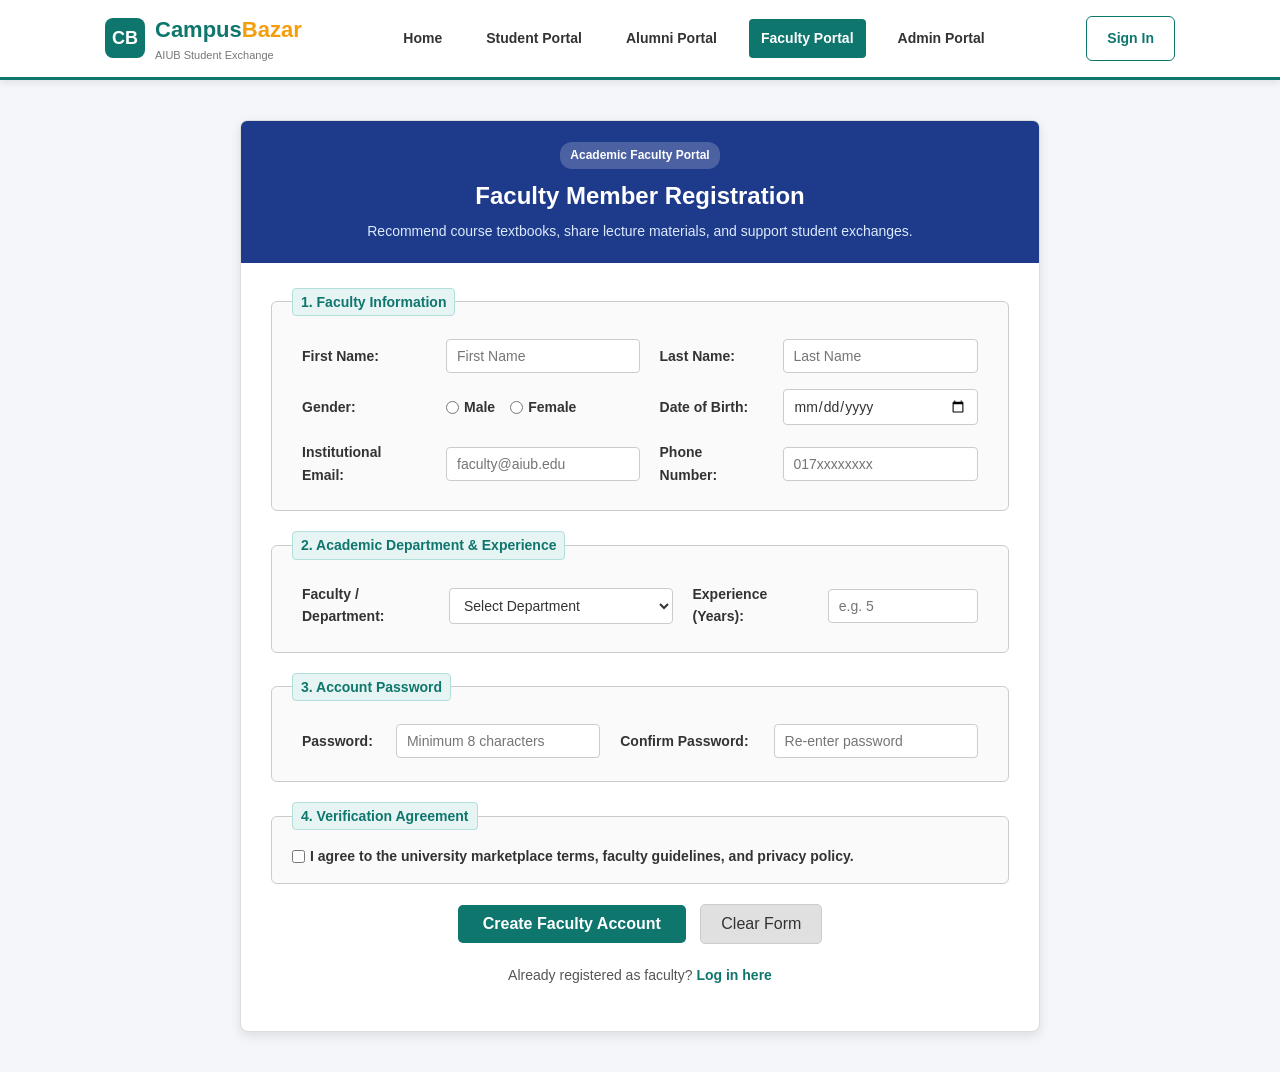
<file: teacher.html>
<!DOCTYPE html>
<html lang="en">
<head>
  <meta charset="UTF-8">
  <meta name="viewport" content="width=device-width, initial-scale=1.0">
  <title>CampusBazar — Faculty Registration</title>
    <link rel="stylesheet" href="css/base.css">
  <link rel="stylesheet" href="css/navbar.css">
  <link rel="stylesheet" href="css/forms.css">
  <link rel="stylesheet" href="css/teacher/teacher.css">
</head>
<body>

  <!-- Navigation Header -->
  <header class="main-header">
    <div class="navbar-container">
      <a href="index.html" class="brand-logo">
        <div class="brand-icon">CB</div>
        <div class="brand-text">
          <div class="brand-title">Campus<span>Bazar</span></div>
          <div class="brand-subtitle">AIUB Student Exchange</div>
        </div>
      </a>

      <nav>
        <ul class="nav-menu">
          <li class="nav-item"><a href="index.html" class="nav-link">Home</a></li>
          <li class="nav-item"><a href="student_registration.html" class="nav-link">Student Portal</a></li>
          <li class="nav-item"><a href="alumni_registration.html" class="nav-link">Alumni Portal</a></li>
          <li class="nav-item"><a href="teacher.html" class="nav-link active">Faculty Portal</a></li>
          <li class="nav-item"><a href="admin.html" class="nav-link">Admin Portal</a></li>
        </ul>
      </nav>

      <div class="nav-actions">
        <a href="login.html" class="btn btn-outline">Sign In</a>
      </div>
    </div>
  </header>

  <main class="auth-page">
    <div class="form-container">
      <div class="teacher-header-banner">
        <span class="faculty-badge">Academic Faculty Portal</span>
        <h2>Faculty Member Registration</h2>
        <p>Recommend course textbooks, share lecture materials, and support student exchanges.</p>
      </div>

      <form action="" method="post" id="teacherForm">
        <!-- Personal & Identity Information -->
        <fieldset>
          <legend>1. Faculty Information</legend>
          <table class="form-table">
            <tr>
              <td><label for="fname">First Name:</label></td>
              <td><input type="text" id="fname" name="fname" placeholder="First Name" required></td>
              <td><label for="lname">Last Name:</label></td>
              <td><input type="text" id="lname" name="lname" placeholder="Last Name" required></td>
            </tr>
            <tr>
              <td><label>Gender:</label></td>
              <td>
                <div class="radio-group">
                  <div class="radio-item">
                    <input type="radio" id="male" name="gender" value="male" required>
                    <label for="male">Male</label>
                  </div>
                  <div class="radio-item">
                    <input type="radio" id="female" name="gender" value="female">
                    <label for="female">Female</label>
                  </div>
                </div>
              </td>
              <td><label for="dob">Date of Birth:</label></td>
              <td><input type="date" id="dob" name="dob" required></td>
            </tr>
            <tr>
              <td><label for="email">Institutional Email:</label></td>
              <td><input type="email" id="email" name="email" placeholder="faculty@aiub.edu" required></td>
              <td><label for="phone">Phone Number:</label></td>
              <td><input type="tel" id="phone" name="phone" placeholder="017xxxxxxxx" required></td>
            </tr>
          </table>
        </fieldset>

        <!-- Academic Department -->
        <fieldset>
          <legend>2. Academic Department &amp; Experience</legend>
          <table class="form-table">
            <tr>
              <td><label for="dept">Faculty / Department:</label></td>
              <td>
                <select id="dept" name="dept" required>
                  <option value="">Select Department</option>
                  <option value="FST">Faculty of Science &amp; Technology (FST)</option>
                  <option value="FBA">Faculty of Business Administration (FBA)</option>
                  <option value="FE">Faculty of Engineering (FE)</option>
                  <option value="FASS">Faculty of Arts &amp; Social Sciences (FASS)</option>
                </select>
              </td>
              <td><label for="experience">Experience (Years):</label></td>
              <td><input type="number" id="experience" name="experience" min="0" placeholder="e.g. 5" required></td>
            </tr>
          </table>
        </fieldset>

        <!-- Security Credentials -->
        <fieldset>
          <legend>3. Account Password</legend>
          <table class="form-table">
            <tr>
              <td><label for="password">Password:</label></td>
              <td><input type="password" id="password" name="password" minlength="8" placeholder="Minimum 8 characters" required></td>
              <td><label for="confirm">Confirm Password:</label></td>
              <td><input type="password" id="confirm" name="confirm" minlength="8" placeholder="Re-enter password" required></td>
            </tr>
          </table>
        </fieldset>

        <!-- Terms Agreement -->
        <fieldset>
          <legend>4. Verification Agreement</legend>
          <div class="checkbox-item">
            <input type="checkbox" id="agree" name="agree" required>
            <label for="agree">I agree to the university marketplace terms, faculty guidelines, and privacy policy.</label>
          </div>
        </fieldset>

        <!-- Buttons -->
        <div class="form-actions">
          <button type="submit" class="btn-submit">Create Faculty Account</button>
          <button type="reset" class="btn-reset">Clear Form</button>
        </div>

        <div class="form-footer-nav">
          <p>Already registered as faculty? <a href="login.html">Log in here</a></p>
        </div>
      </form>
    </div>
  </main>

  <script src="js/teacher.js"></script>
</body>
</html>
</file>
<file: css/base.css>
/* reset */
* {
  box-sizing: border-box;
  margin: 0;
  padding: 0;
}

/* Base Body Styling */
body {
  font-family: Arial, Helvetica, sans-serif;
  font-size: 16px;
  line-height: 1.6;
  color: #333333;
  background-color: #f4f6f9;
  min-height: 100vh;
}

/* Standard Headings */
h1, h2, h3, h4 {
  color: #222222;
  margin-bottom: 10px;
}

h1 { font-size: 32px; }
h2 { font-size: 24px; }
h3 { font-size: 20px; }
h4 { font-size: 16px; }

p {
  margin-bottom: 15px;
  color: #555555;
}

/* Hyperlinks */
a {
  color: #0f766e;
  text-decoration: none;
  transition: 0.3s;
}

a:hover {
  color: #0b544e;
  text-decoration: underline;
}

/* Responsive Container with Max Width */
.container {
  width: 90%;
  max-width: 1100px;
  margin-left: auto;
  margin-right: auto;
  padding-left: 15px;
  padding-right: 15px;
}

/* Reusable Buttons */
.btn {
  display: inline-block;
  font-family: inherit;
  font-size: 14px;
  font-weight: bold;
  padding: 10px 20px;
  border-radius: 6px;
  border: 1px solid transparent;
  cursor: pointer;
  text-decoration: none;
  text-align: center;
  transition: 0.3s;
}

.btn-primary {
  background-color: #0f766e;
  color: #ffffff;
}

.btn-primary:hover {
  background-color: #0b544e;
  text-decoration: none;
}

.btn-accent {
  background-color: #f59e0b;
  color: #ffffff;
}

.btn-accent:hover {
  background-color: #d97706;
  text-decoration: none;
}

.btn-outline {
  background-color: transparent;
  border: 1px solid #0f766e;
  color: #0f766e;
}

.btn-outline:hover {
  background-color: #e6f4f3;
  text-decoration: none;
}
</file>
<file: css/navbar.css>
/* Top Info Bar */
.top-header {
  background-color: #0b544e;
  color: #ffffff;
  font-size: 13px;
  padding: 8px 0;
}

.top-header .container {
  display: flex;
  justify-content: space-between;
  align-items: center;
}

.top-header a {
  color: #f59e0b;
  margin-left: 15px;
}

/* Main Navigation Bar (Sticky Position + Shadow) */
.main-header {
  position: sticky;
  top: 0;
  z-index: 100;
  background-color: #ffffff;
  border-bottom: 3px solid #0f766e;
  box-shadow: 0 2px 8px rgba(0, 0, 0, 0.1);
}

.navbar-container {
  display: flex;
  justify-content: space-between;
  align-items: center;
  padding: 12px 15px;
  max-width: 1100px;
  margin: 0 auto;
}

/* Project Name & Logo Styling */
.brand-logo {
  display: flex;
  align-items: center;
  text-decoration: none;
}

.brand-icon {
  width: 40px;
  height: 40px;
  background-color: #0f766e;
  color: #ffffff;
  display: flex;
  align-items: center;
  justify-content: center;
  border-radius: 8px;
  font-weight: bold;
  font-size: 18px;
  margin-right: 10px;
}

.brand-title {
  font-size: 22px;
  font-weight: bold;
  color: #0f766e;
}

.brand-title span {
  color: #f59e0b;
}

.brand-subtitle {
  font-size: 11px;
  color: #777777;
  display: block;
}

/* Horizontal Navigation Menu */
.nav-menu {
  display: flex;
  list-style: none;
  align-items: center;
}

.nav-item {
  margin: 0 10px;
}

.nav-link {
  display: block;
  padding: 8px 12px;
  font-size: 14px;
  font-weight: bold;
  color: #333333;
  text-decoration: none;
  border-radius: 4px;
  transition: 0.3s;
}

/* Hover Effect on Links */
.nav-link:hover {
  background-color: #e6f4f3;
  color: #0f766e;
  text-decoration: none;
}

/* Active Page Indication */
.nav-link.active {
  background-color: #0f766e;
  color: #ffffff;
}

/* Header Buttons */
.nav-actions {
  display: flex;
  align-items: center;
  gap: 10px;
}

/* Responsive Navigation for Mobile */
@media (max-width: 768px) {
  .navbar-container {
    flex-direction: column;
    gap: 10px;
  }
  .nav-menu {
    flex-wrap: wrap;
    justify-content: center;
  }
  .nav-item {
    margin: 4px;
  }
}
</file>
<file: css/home/home.css>
/* Hero Section */
.hero-section {
  background-color: #0f766e;
  color: #ffffff;
  padding: 90px 40px;
  text-align: center;
}

.hero-content {
  max-width: 800px;
  margin: 0 auto;
}

.hero-badge {
  display: inline-block;
  background-color: #f59e0b;
  color: #ffffff;
  padding: 5px 12px;
  border-radius: 20px;
  font-size: 12px;
  font-weight: bold;
  text-transform: uppercase;
  margin-bottom: 15px;
}

.hero-title {
  font-size: 36px;
  font-weight: bold;
  color: #ffffff;
  margin-bottom: 15px;
  line-height: 1.2;
}

.hero-title span {
  color: #f59e0b;
}

.hero-subtitle {
  font-size: 16px;
  color: #e6f4f3;
  margin-bottom: 25px;
}

/* Course Code Search Box */
.hero-search-wrapper {
  background-color: #ffffff;
  padding: 8px;
  border-radius: 8px;
  box-shadow: 0 4px 12px rgba(0, 0, 0, 0.2);
  display: flex;
  max-width: 600px;
  margin: 0 auto 20px auto;
}

.hero-search-input {
  flex: 1;
  border: none;
  padding: 10px 15px;
  font-size: 15px;
  outline: none;
  color: #333333;
}

.hero-search-btn {
  background-color: #0f766e;
  color: #ffffff;
  border: none;
  padding: 10px 20px;
  font-size: 14px;
  font-weight: bold;
  border-radius: 5px;
  cursor: pointer;
  transition: 0.3s;
}

.hero-search-btn:hover {
  background-color: #0b544e;
}

.hero-quick-tags {
  display: flex;
  justify-content: center;
  align-items: center;
  flex-wrap: wrap;
  gap: 8px;
  font-size: 13px;
  color: #ffffff;
}

.quick-tag {
  background-color: rgba(255, 255, 255, 0.2);
  color: #ffffff;
  padding: 4px 10px;
  border-radius: 15px;
  text-decoration: none;
  transition: 0.2s;
}

.quick-tag:hover {
  background-color: #f59e0b;
  text-decoration: none;
}

/* Features Highlights Section */
.features-section {
  padding: 40px 15px;
  background-color: #ffffff;
  border-bottom: 1px solid #dddddd;
}

.features-grid {
  display: flex;
  flex-wrap: wrap;
  gap: 5px;
}

.feature-card {
  flex: 1 1 220px;
  background-color: #f8fafc;
  border: 1px solid #e2e8f0;
  border-radius: 8px;
  padding: 20px;
  text-align: center;
  transition: 0.3s;
}

.feature-card:hover {
  box-shadow: 0 4px 12px rgba(0, 0, 0, 0.1);
  border-color: #0f766e;
}

.feature-icon-box {
  width: 50px;
  height: 50px;
  margin: 0 auto 15px auto;
  background-color: #e6f4f3;
  color: #0f766e;
  display: flex;
  align-items: center;
  justify-content: center;
  border-radius: 8px;
  font-size: 24px;
}

.feature-card h3 {
  font-size: 18px;
  margin-bottom: 8px;
}

/* Categories Section */
.categories-section {
  padding: 30px 15px 15px 15px;
}

.section-header {
  text-align: center;
  margin-bottom: 20px;
}

.section-title {
  font-size: 26px;
  color: #222222;
  margin-bottom: 8px;
}

.category-grid {
  display: flex;
  flex-wrap: wrap;
  gap: 15px;
  justify-content: center;
}

.category-item {
  flex: 1 1 140px;
  max-width: 200px;
  background-color: #ffffff;
  border: 1px solid #dddddd;
  border-radius: 6px;
  padding: 15px 10px;
  text-align: center;
  text-decoration: none;
  box-shadow: 0 2px 4px rgba(0, 0, 0, 0.05);
  transition: 0.3s;
}

.category-item:hover {
  border-color: #0f766e;
  box-shadow: 0 4px 8px rgba(0, 0, 0, 0.1);
  text-decoration: none;
}

.category-icon {
  font-size: 32px;
  display: block;
  margin-bottom: 8px;
}

.category-name {
  font-weight: bold;
  color: #333333;
  font-size: 14px;
  display: block;
}

.category-count {
  font-size: 12px;
  color: #777777;
}

/* Featured Listings / Semester Bundles */
.listings-section {
  padding: 20px 15px;
  background-color: #ffffff;
  border-top: 1px solid #dddddd;
}

.listings-grid {
  display: flex;
  flex-wrap: wrap;
  gap: 5px;
}

.product-card {
  flex: 1 1 240px;
  background-color: #ffffff;
  border: 1px solid #dddddd;
  border-radius: 8px;
  overflow: hidden;
  box-shadow: 0 2px 6px rgba(0, 0, 0, 0.06);
  position: relative;
  display: flex;
  flex-direction: column;
  transition: 0.3s;
}

.product-card:hover {
  box-shadow: 0 6px 14px rgba(0, 0, 0, 0.12);
  border-color: #0f766e;
}

.product-badge-corner {
  position: absolute;
  top: 10px;
  left: 10px;
  background-color: #f59e0b;
  color: #ffffff;
  padding: 4px 8px;
  border-radius: 12px;
  font-size: 11px;
  font-weight: bold;
}

.product-image-container {
  height: 160px;
  background-color: #f1f5f9;
  display: flex;
  align-items: center;
  justify-content: center;
  font-size: 48px;
  border-bottom: 1px solid #e2e8f0;
}

.product-details {
  padding: 15px;
  display: flex;
  flex-direction: column;
  flex: 1;
}

.product-course {
  display: inline-block;
  background-color: #e6f4f3;
  color: #0f766e;
  font-size: 12px;
  font-weight: bold;
  padding: 3px 6px;
  border-radius: 4px;
  margin-bottom: 8px;
  align-self: flex-start;
}

.product-title {
  font-size: 15px;
  font-weight: bold;
  margin-bottom: 8px;
  color: #222222;
}

.product-price-row {
  margin-top: auto;
  padding-top: 12px;
  display: flex;
  align-items: center;
  justify-content: space-between;
}

.product-price {
  font-size: 18px;
  font-weight: bold;
  color: #0f766e;
}

.product-original-price {
  font-size: 13px;
  color: #888888;
  text-decoration: line-through;
  margin-left: 5px;
}

/* Call to Action Banner */
.cta-banner {
  background-color: #0f766e;
  color: #ffffff;
  padding: 40px 15px;
  text-align: center;
}

.cta-banner h2 {
  color: #ffffff;
  margin-bottom: 10px;
}

.cta-banner p {
  color: #e6f4f3;
  max-width: 600px;
  margin: 0 auto 20px auto;
}

/* Footer */
.main-footer {
  background-color: #1e293b;
  color: #cbd5e1;
  padding: 40px 15px 20px 15px;
  border-top: 4px solid #0f766e;
}

.footer-grid {
  display: flex;
  flex-wrap: wrap;
  gap: 3px;
  margin-bottom: 30px;
}

.footer-col {
  flex: 1 1 200px;
}

.footer-col h4 {
  color: #ffffff;
  font-size: 16px;
  margin-bottom: 15px;
  border-bottom: 2px solid #f59e0b;
  display: inline-block;
  padding-bottom: 5px;
}

.footer-links {
  list-style: none;
}

.footer-links li {
  margin-bottom: 8px;
}

.footer-links a {
  color: #cbd5e1;
  font-size: 14px;
}

.footer-links a:hover {
  color: #f59e0b;
}

.footer-bottom {
  text-align: center;
  padding-top: 20px;
  border-top: 1px solid rgba(255, 255, 255, 0.1);
  font-size: 12px;
  color: #94a3b8;
}

@media (max-width: 768px) {
  .hero-title {
    font-size: 26px;
  }
}
</file>
<file: css/forms.css>
/* Main Page Wrapper */
.auth-page {
  padding: 40px 15px;
}

/* Form Container Card */
.form-container {
  background-color: #ffffff;
  width: 100%;
  max-width: 800px;
  margin: 0 auto;
  padding: 30px;
  border: 1px solid #dddddd;
  border-radius: 8px;
  box-shadow: 0 4px 12px rgba(0, 0, 0, 0.1);
}

.form-container-narrow {
  max-width: 450px;
}

/* Form Header Titles */
.form-header {
  text-align: center;
  margin-bottom: 25px;
}

.form-header h2 {
  color: #0f766e;
  font-size: 26px;
  margin-bottom: 5px;
}

.form-header p {
  color: #666666;
  font-size: 14px;
}

/* Fieldset and Legend */
fieldset {
  border: 1px solid #cccccc;
  border-radius: 6px;
  padding: 15px 20px;
  margin-bottom: 20px;
  background-color: #fafafa;
}

legend {
  font-weight: bold;
  font-size: 14px;
  color: #0f766e;
  padding: 2px 8px;
  background-color: #e6f4f3;
  border: 1px solid #b2dedb;
  border-radius: 4px;
}

/* Table Alignment inside Form */
.form-table {
  width: 100%;
  border-collapse: collapse;
}

.form-table td {
  padding: 8px 10px;
  vertical-align: middle;
}

/* Labels */
label {
  display: inline-block;
  font-weight: bold;
  font-size: 14px;
  color: #333333;
}

/* Input Fields and Selects */
input[type="text"],
input[type="email"],
input[type="password"],
input[type="tel"],
input[type="number"],
input[type="date"],
input[type="url"],
select,
textarea {
  width: 100%;
  padding: 8px 10px;
  font-size: 14px;
  font-family: Arial, sans-serif;
  color: #333333;
  background-color: #ffffff;
  border: 1px solid #cccccc;
  border-radius: 4px;
  box-sizing: border-box;
}

/* focus */
input[type="text"]:focus,
input[type="email"]:focus,
input[type="password"]:focus,
input[type="tel"]:focus,
input[type="number"]:focus,
input[type="date"]:focus,
input[type="url"]:focus,
select:focus,
textarea:focus {
  border-color: #0f766e;
  outline: none;
  box-shadow: 0 0 5px rgba(15, 118, 110, 0.4);
}

/* Radio and Checkbox */
.radio-group,
.checkbox-group {
  display: flex;
  flex-wrap: wrap;
  gap: 15px;
}

.radio-item,
.checkbox-item {
  display: flex;
  align-items: center;
  gap: 5px;
  font-size: 14px;
}

input[type="radio"],
input[type="checkbox"] {
  cursor: pointer;
}

/* Action Buttons */
.form-actions {
  text-align: center;
  margin-top: 20px;
}

.btn-submit {
  background-color: #0f766e;
  color: #ffffff;
  font-size: 16px;
  font-weight: bold;
  padding: 10px 25px;
  border: none;
  border-radius: 5px;
  cursor: pointer;
  margin-right: 10px;
  transition: 0.3s;
}

.btn-submit:hover {
  background-color: #0b544e;
}

.btn-reset {
  background-color: #e0e0e0;
  color: #333333;
  font-size: 16px;
  padding: 10px 20px;
  border: 1px solid #cccccc;
  border-radius: 5px;
  cursor: pointer;
  transition: 0.3s;
}

.btn-reset:hover {
  background-color: #cccccc;
}

/* Footer Links inside Form */
.form-footer-nav {
  text-align: center;
  margin-top: 20px;
  font-size: 14px;
}

.form-footer-nav a {
  font-weight: bold;
}

/* Responsive adjustments */
@media (max-width: 600px) {
  .form-container {
    padding: 15px;
  }
  .form-table, .form-table tr, .form-table td {
    display: block;
    width: 100%;
  }
  .form-table td {
    padding: 5px 0;
  }
}
</file>
<file: css/admin/admin.css>
.admin-header-banner {
  background-color: #1e293b;
  color: #ffffff;
  padding: 20px;
  text-align: center;
  border-radius: 6px 6px 0 0;
  margin: -30px -30px 25px -30px;
}

.admin-header-banner h2 {
  color: #ffffff;
  font-size: 24px;
  margin-bottom: 5px;
}

.admin-header-banner p {
  color: #cbd5e1;
  font-size: 14px;
  margin-bottom: 0;
}

.admin-badge {
  display: inline-block;
  background-color: #f59e0b;
  color: #ffffff;
  padding: 4px 10px;
  border-radius: 12px;
  font-size: 12px;
  font-weight: bold;
  margin-bottom: 8px;
}
</file>
<file: css/alumni/alumni.css>
/* Alumni Form Header Banner */
.alumni-header-banner {
  background-color: #0f766e;
  color: #ffffff;
  padding: 20px;
  text-align: center;
  border-radius: 6px 6px 0 0;
  margin: -30px -30px 25px -30px;
}

.alumni-header-banner h2 {
  color: #ffffff;
  font-size: 24px;
  margin-bottom: 5px;
}

.alumni-header-banner p {
  color: #e6f4f3;
  font-size: 14px;
  margin-bottom: 0;
}

/* File Upload Box (Simple 2px dashed border) */
.file-upload-wrapper {
  background-color: #ffffff;
  border: 2px dashed #cccccc;
  padding: 10px 15px;
  border-radius: 6px;
  text-align: center;
  cursor: pointer;
}

.file-upload-wrapper:hover {
  border-color: #0f766e; 
  background-color: #f0fdfa;
}

.file-hint {
  display: block;
  font-size: 12px;
  color: #777777;
  margin-top: 4px;
}
</file>
<file: css/auth/login.css>
.login-brand-header {
  text-align: center;
  margin-bottom: 25px;
}

.login-brand-header h2 {
  color: #0f766e;
  font-size: 26px;
}

.login-brand-header h3 {
  color: #666666;
  font-size: 14px;
  margin-top: 5px;
}

/* Role Selector Box */
.role-selector-box {
  background-color: #f8fafc;
  border: 1px solid #dddddd;
  border-radius: 6px;
  padding: 12px;
  margin-bottom: 15px;
}

.role-selector-title {
  font-size: 12px;
  font-weight: bold;
  color: #555555;
  text-transform: uppercase;
  margin-bottom: 8px;
  display: block;
}

.role-options {
  display: flex;
  justify-content: space-between;
  gap: 8px;
}

.role-options > div {
  flex: 1;
}

.role-radio-label {
  display: block;
  padding: 8px 4px;
  background-color: #ffffff;
  border: 1px solid #cccccc;
  border-radius: 4px;
  cursor: pointer;
  font-size: 12px;
  font-weight: bold;
  text-align: center;
  transition: 0.2s;
}

.role-radio-label:hover {
  border-color: #0f766e;
  background-color: #e6f4f3;
}

.role-options input[type="radio"]:checked + .role-radio-label {
  border-color: #0f766e;
  background-color: #0f766e;
  color: #ffffff;
}

.role-options input[type="radio"] {
  display: none;
}

/* Registration Links Card */
.register-links-card {
  margin-top: 25px;
  padding: 15px;
  background-color: #f8fafc;
  border-radius: 6px;
  border: 1px dashed #cccccc;
  text-align: center;
}

.register-links-card h4 {
  font-size: 14px;
  color: #333333;
  margin-bottom: 10px;
}

.register-buttons-grid {
  display: flex;
  flex-wrap: wrap;
  gap: 8px;
  justify-content: center;
}

.register-btn {
  display: inline-block;
  padding: 8px 12px;
  font-size: 12px;
  font-weight: bold;
  color: #0f766e;
  background-color: #ffffff;
  border: 1px solid #cccccc;
  border-radius: 4px;
  text-decoration: none;
  transition: 0.2s;
}

.register-btn:hover {
  background-color: #e6f4f3;
  border-color: #0f766e;
  text-decoration: none;
}
</file>
<file: css/student/student.css>
.student-header-banner {
  background-color: #0284c7;
  color: #ffffff;
  padding: 20px;
  text-align: center;
  border-radius: 6px 6px 0 0;
  margin: -30px -30px 25px -30px;
}

.student-header-banner h2 {
  color: #ffffff;
  font-size: 24px;
  margin-bottom: 5px;
}

.student-header-banner p {
  color: #e0f2fe;
  font-size: 14px;
  margin-bottom: 0;
}

.student-badge {
  display: inline-block;
  background-color: rgba(255, 255, 255, 0.2);
  color: #ffffff;
  padding: 4px 10px;
  border-radius: 12px;
  font-size: 12px;
  font-weight: bold;
  margin-bottom: 8px;
}
</file>
<file: css/teacher/teacher.css>
.teacher-header-banner {
  background-color: #1e3a8a;
  color: #ffffff;
  padding: 20px;
  text-align: center;
  border-radius: 6px 6px 0 0;
  margin: -30px -30px 25px -30px;
}

.teacher-header-banner h2 {
  color: #ffffff;
  font-size: 24px;
  margin-bottom: 5px;
}

.teacher-header-banner p {
  color: #dbeafe;
  font-size: 14px;
  margin-bottom: 0;
}

.faculty-badge {
  display: inline-block;
  background-color: rgba(255, 255, 255, 0.2);
  color: #ffffff;
  padding: 4px 10px;
  border-radius: 12px;
  font-size: 12px;
  font-weight: bold;
  margin-bottom: 8px;
}
</file>
